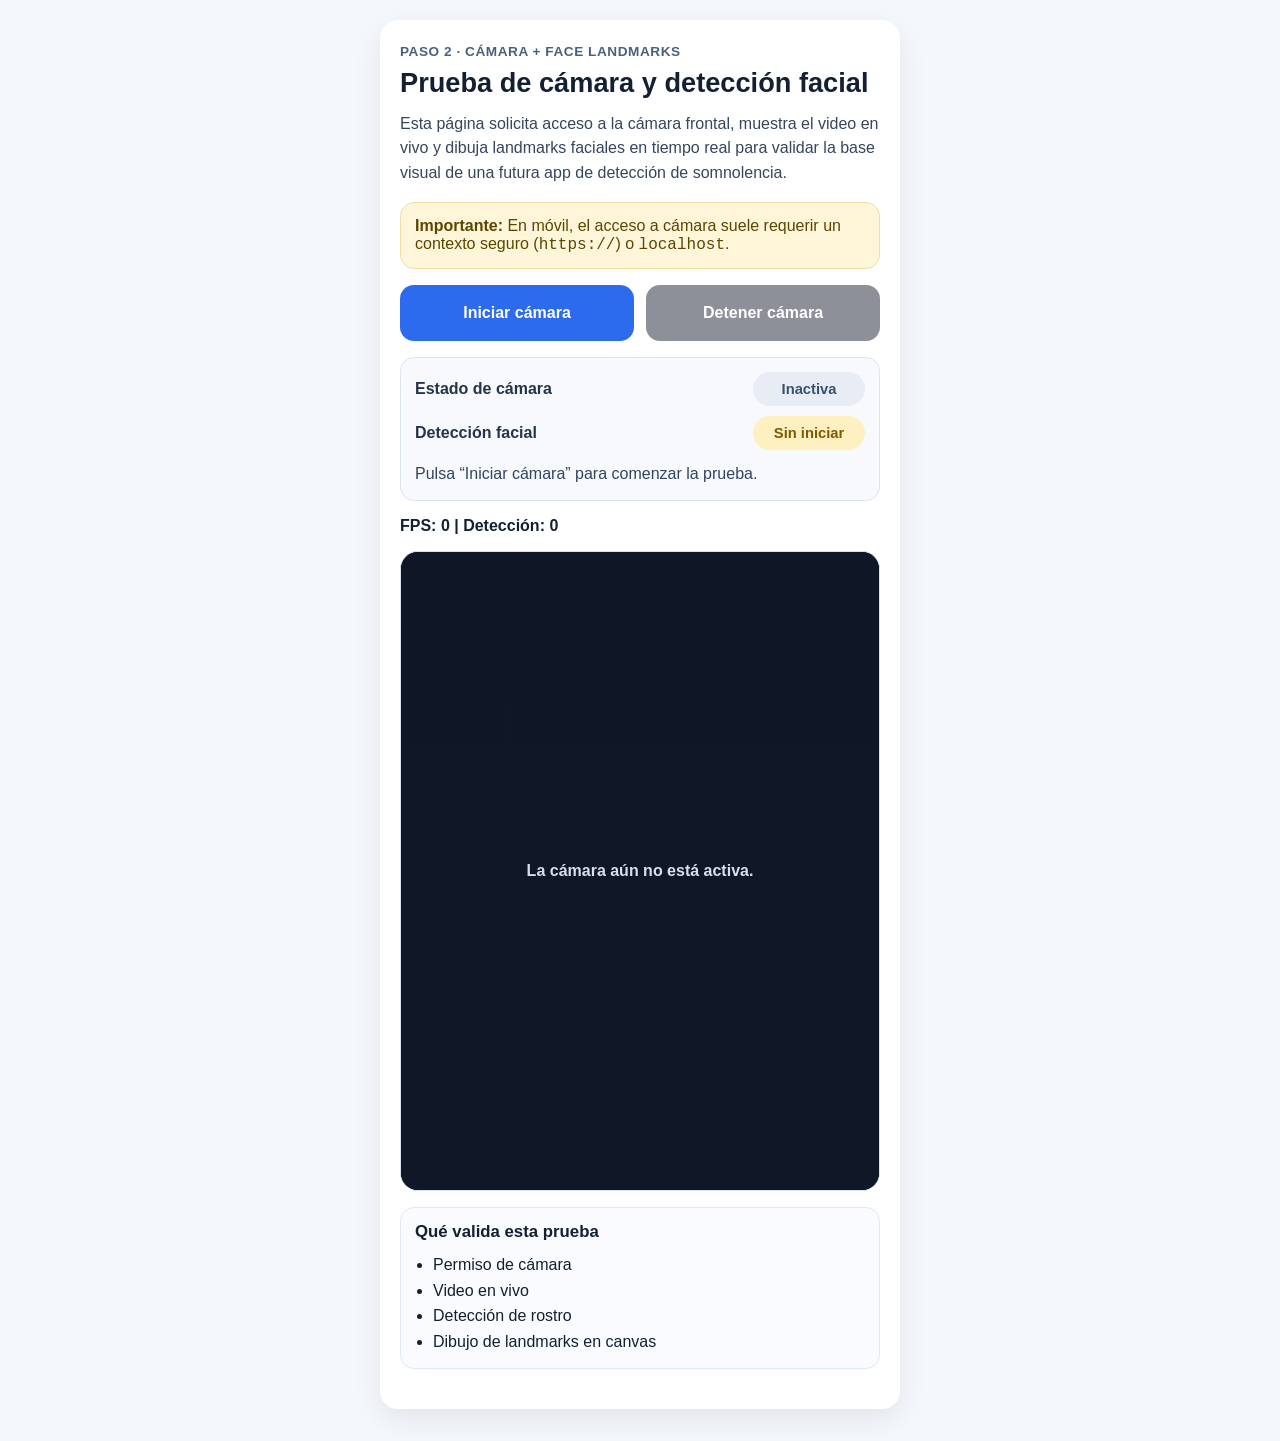
<file: index.html>
<!DOCTYPE html>
<html lang="es">
<head>
  <meta charset="UTF-8" />
  <meta
    name="viewport"
    content="width=device-width, initial-scale=1.0, viewport-fit=cover"
  />
  <title>Prueba de cámara y detección facial</title>
  <link rel="stylesheet" href="styles.css" />
</head>
<body>
  <main class="app">
    <section class="card">
      <p class="eyebrow">Paso 2 · Cámara + Face Landmarks</p>

      <h1>Prueba de cámara y detección facial</h1>

      <p class="subtitle">
        Esta página solicita acceso a la cámara frontal, muestra el video en vivo
        y dibuja landmarks faciales en tiempo real para validar la base visual de
        una futura app de detección de somnolencia.
      </p>

      <div class="notice">
        <strong>Importante:</strong>
        En móvil, el acceso a cámara suele requerir un contexto seguro
        (<code>https://</code>) o <code>localhost</code>.
      </div>

      <div class="controls">
        <button id="startBtn" class="btn btn-primary" type="button">
          Iniciar cámara
        </button>

        <button id="stopBtn" class="btn btn-dark" type="button" disabled>
          Detener cámara
        </button>
      </div>

      <section class="status-panel" aria-live="polite" aria-atomic="true">
        <div class="status-row">
          <span class="status-label">Estado de cámara</span>
          <span id="cameraStatus" class="status-chip status-idle">Inactiva</span>
        </div>

        <div class="status-row">
          <span class="status-label">Detección facial</span>
          <span id="faceStatus" class="status-chip status-waiting">Sin iniciar</span>
        </div>

        <p id="statusMessage" class="status-message">
          Pulsa “Iniciar cámara” para comenzar la prueba.
        </p>
      </section>
      <p id="fpsText" style="font-weight: bold; margin-top: 8px;">
  FPS: 0 | Detección: 0
</p>

      <section class="viewer-section">
        <div class="viewer" id="viewer">
          <video
            id="video"
            class="video"
            autoplay
            muted
            playsinline
          ></video>

          <canvas id="overlay" class="overlay"></canvas>

          <div id="emptyState" class="empty-state">
            La cámara aún no está activa.
          </div>
        </div>
      </section>

      <section class="help-box">
        <h2>Qué valida esta prueba</h2>
        <ul>
          <li>Permiso de cámara</li>
          <li>Video en vivo</li>
          <li>Detección de rostro</li>
          <li>Dibujo de landmarks en canvas</li>
        </ul>
      </section>
    </section>
  </main>

  <script type="module" src="app.js"></script>
</body>
</html>
</file>
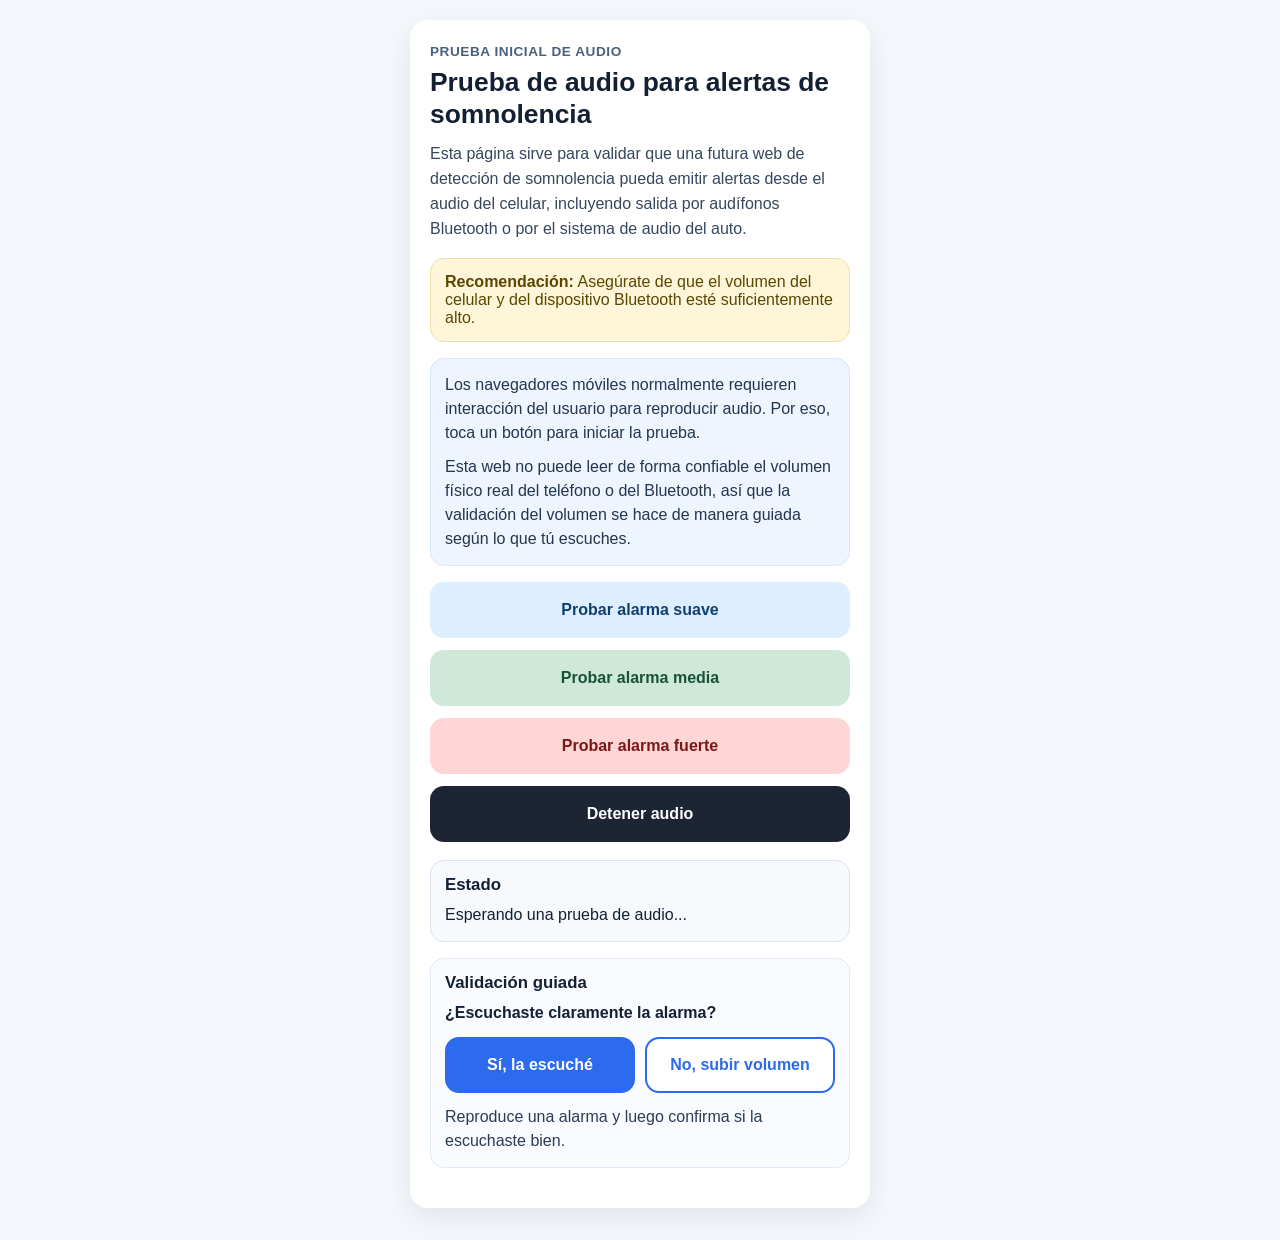
<file: Paso 1 - audios/index.html>
<!DOCTYPE html>
<html lang="es">
<head>
  <meta charset="UTF-8" />
  <meta
    name="viewport"
    content="width=device-width, initial-scale=1.0, viewport-fit=cover"
  />
  <title>Prueba de audio para alertas de somnolencia</title>
  <link rel="stylesheet" href="styles.css" />
</head>
<body>
  <main class="app">
    <section class="card">
      <p class="eyebrow">Prueba inicial de audio</p>

      <h1>Prueba de audio para alertas de somnolencia</h1>

      <p class="subtitle">
        Esta página sirve para validar que una futura web de detección de
        somnolencia pueda emitir alertas desde el audio del celular, incluyendo
        salida por audífonos Bluetooth o por el sistema de audio del auto.
      </p>

      <div class="notice" role="note">
        <strong>Recomendación:</strong>
        Asegúrate de que el volumen del celular y del dispositivo Bluetooth esté
        suficientemente alto.
      </div>

      <div class="info-block">
        <p>
          Los navegadores móviles normalmente requieren interacción del usuario
          para reproducir audio. Por eso, toca un botón para iniciar la prueba.
        </p>
        <p>
          Esta web no puede leer de forma confiable el volumen físico real del
          teléfono o del Bluetooth, así que la validación del volumen se hace de
          manera guiada según lo que tú escuches.
        </p>
      </div>

      <section class="controls" aria-label="Controles de prueba de audio">
        <button id="btn-soft" class="btn btn-soft" type="button">
          Probar alarma suave
        </button>

        <button id="btn-medium" class="btn btn-medium" type="button">
          Probar alarma media
        </button>

        <button id="btn-strong" class="btn btn-strong" type="button">
          Probar alarma fuerte
        </button>

        <button id="btn-stop" class="btn btn-stop" type="button">
          Detener audio
        </button>
      </section>

      <section class="status-box" aria-live="polite" aria-atomic="true">
        <h2>Estado</h2>
        <p id="status-text">Esperando una prueba de audio...</p>
      </section>

      <section class="validation-box" aria-labelledby="validation-title">
        <h2 id="validation-title">Validación guiada</h2>
        <p class="validation-question">¿Escuchaste claramente la alarma?</p>

        <div class="validation-actions">
          <button id="btn-heard" class="btn btn-secondary" type="button">
            Sí, la escuché
          </button>

          <button id="btn-volume" class="btn btn-secondary outline" type="button">
            No, subir volumen
          </button>
        </div>

        <p id="validation-text" class="validation-result">
          Reproduce una alarma y luego confirma si la escuchaste bien.
        </p>
      </section>
    </section>
  </main>

  <script src="app.js"></script>
</body>
</html>
</file>
<file: styles.css>
/* =========================
   Reset básico
========================= */
* {
  box-sizing: border-box;
}

html {
  font-size: 16px;
}

body {
  margin: 0;
  font-family: Arial, Helvetica, sans-serif;
  background: #f4f7fb;
  color: #132033;
}

/* =========================
   Layout principal
========================= */
.app {
  min-height: 100vh;
  padding: 20px 14px 32px;
  display: flex;
  justify-content: center;
  align-items: flex-start;
}

.card {
  width: 100%;
  max-width: 520px;
  background: #ffffff;
  border-radius: 18px;
  padding: 20px 16px 22px;
  box-shadow: 0 10px 30px rgba(12, 28, 56, 0.08);
}

/* =========================
   Tipografía
========================= */
.eyebrow {
  margin: 0 0 8px;
  font-size: 0.85rem;
  font-weight: 700;
  color: #49617d;
  text-transform: uppercase;
  letter-spacing: 0.04em;
}

h1 {
  margin: 0 0 12px;
  font-size: 1.7rem;
  line-height: 1.2;
}

.subtitle {
  margin: 0 0 16px;
  line-height: 1.55;
  color: #35465d;
}

.notice,
.status-panel,
.help-box {
  border-radius: 14px;
  padding: 14px;
  margin-bottom: 16px;
}

.notice {
  background: #fff5d9;
  color: #5b4600;
  border: 1px solid #f0dfa4;
}

.help-box {
  background: #f9fbff;
  border: 1px solid #dfe8f5;
}

.help-box h2 {
  margin: 0 0 10px;
  font-size: 1.05rem;
}

.help-box ul {
  margin: 0;
  padding-left: 18px;
  line-height: 1.6;
}

/* =========================
   Botones
========================= */
.controls {
  display: grid;
  gap: 12px;
  margin-bottom: 16px;
}

.btn {
  width: 100%;
  min-height: 56px;
  border: none;
  border-radius: 14px;
  font-size: 1rem;
  font-weight: 700;
  padding: 14px 16px;
  cursor: pointer;
  transition: transform 0.08s ease, opacity 0.2s ease;
  -webkit-tap-highlight-color: transparent;
}

.btn:active {
  transform: scale(0.98);
}

.btn:disabled {
  opacity: 0.5;
  cursor: not-allowed;
}

.btn-primary {
  background: #2c6bed;
  color: #ffffff;
}

.btn-dark {
  background: #1d2433;
  color: #ffffff;
}

/* =========================
   Panel de estado
========================= */
.status-panel {
  background: #f7f9fc;
  border: 1px solid #dce4ef;
}

.status-row {
  display: flex;
  align-items: center;
  justify-content: space-between;
  gap: 10px;
  margin-bottom: 10px;
}

.status-row:last-of-type {
  margin-bottom: 12px;
}

.status-label {
  font-weight: 700;
  color: #24344b;
}

.status-chip {
  display: inline-flex;
  align-items: center;
  justify-content: center;
  min-width: 112px;
  min-height: 34px;
  padding: 6px 10px;
  border-radius: 999px;
  font-size: 0.92rem;
  font-weight: 700;
}

.status-idle {
  background: #e8edf5;
  color: #38506d;
}

.status-waiting {
  background: #fff0c2;
  color: #7b5a00;
}

.status-success {
  background: #dff4e5;
  color: #1c6b39;
}

.status-danger {
  background: #ffe0e0;
  color: #8a1f1f;
}

.status-message {
  margin: 0;
  line-height: 1.5;
  color: #31445f;
}

/* =========================
   Video + canvas
========================= */
.viewer-section {
  margin-bottom: 16px;
}

.viewer {
  position: relative;
  width: 100%;
  aspect-ratio: 3 / 4;
  background: #0f1726;
  border-radius: 18px;
  overflow: hidden;
  border: 1px solid #d9e3f1;
}

.video,
.overlay {
  position: absolute;
  inset: 0;
  width: 100%;
  height: 100%;
}

/* Efecto espejo para selfie */
.video {
  object-fit: cover;
  /* transform: scaleX(-1); */
  background: #0f1726;
}

.overlay {
  pointer-events: none;
  /* transform: scaleX(-1); */
}

.empty-state {
  position: absolute;
  inset: 0;
  display: grid;
  place-items: center;
  text-align: center;
  padding: 24px;
  color: #d8e0ed;
  font-weight: 700;
  line-height: 1.5;
  background: linear-gradient(
    180deg,
    rgba(17, 24, 39, 0.15),
    rgba(17, 24, 39, 0.45)
  );
}

/* =========================
   Pantallas más grandes
========================= */
@media (min-width: 480px) {
  .card {
    padding: 24px 20px 24px;
  }

  .controls {
    grid-template-columns: 1fr 1fr;
  }
}
</file>
<file: Paso 1 - audios/styles.css>
/* =========================
   Reset básico
========================= */
* {
  box-sizing: border-box;
}

html {
  font-size: 16px;
}

body {
  margin: 0;
  font-family: Arial, Helvetica, sans-serif;
  background: #f4f7fb;
  color: #132033;
}

/* =========================
   Layout principal
========================= */
.app {
  min-height: 100vh;
  padding: 20px 14px 32px;
  display: flex;
  justify-content: center;
  align-items: flex-start;
}

.card {
  width: 100%;
  max-width: 460px;
  background: #ffffff;
  border-radius: 18px;
  padding: 20px 16px 22px;
  box-shadow: 0 10px 30px rgba(12, 28, 56, 0.08);
}

/* =========================
   Texto
========================= */
.eyebrow {
  margin: 0 0 8px;
  font-size: 0.85rem;
  font-weight: 700;
  color: #49617d;
  text-transform: uppercase;
  letter-spacing: 0.04em;
}

h1 {
  margin: 0 0 12px;
  font-size: 1.65rem;
  line-height: 1.2;
}

.subtitle {
  margin: 0 0 16px;
  line-height: 1.55;
  color: #35465d;
}

.notice,
.info-block,
.status-box,
.validation-box {
  border-radius: 14px;
  padding: 14px;
  margin-bottom: 16px;
}

.notice {
  background: #fff5d9;
  color: #5b4600;
  border: 1px solid #f0dfa4;
}

.info-block {
  background: #eef5ff;
  border: 1px solid #d7e6ff;
  color: #23354f;
}

.info-block p {
  margin: 0 0 10px;
  line-height: 1.5;
}

.info-block p:last-child {
  margin-bottom: 0;
}

/* =========================
   Botones
========================= */
.controls {
  display: grid;
  gap: 12px;
  margin-bottom: 18px;
}

.validation-actions {
  display: grid;
  grid-template-columns: 1fr;
  gap: 10px;
  margin-top: 12px;
}

.btn {
  width: 100%;
  min-height: 56px;
  border: none;
  border-radius: 14px;
  font-size: 1rem;
  font-weight: 700;
  padding: 14px 16px;
  cursor: pointer;
  transition: transform 0.08s ease, opacity 0.2s ease;
  -webkit-tap-highlight-color: transparent;
}

.btn:active {
  transform: scale(0.98);
}

.btn-soft {
  background: #dceeff;
  color: #12406e;
}

.btn-medium {
  background: #cfe8d8;
  color: #185337;
}

.btn-strong {
  background: #ffd6d6;
  color: #7a1717;
}

.btn-stop {
  background: #1d2433;
  color: #ffffff;
}

.btn-secondary {
  background: #2c6bed;
  color: #ffffff;
}

.btn-secondary.outline {
  background: #ffffff;
  color: #2c6bed;
  border: 2px solid #2c6bed;
}

/* =========================
   Bloques de estado
========================= */
.status-box {
  background: #f7f9fc;
  border: 1px solid #dce4ef;
}

.status-box h2,
.validation-box h2 {
  margin: 0 0 8px;
  font-size: 1.05rem;
}

.status-box p,
.validation-box p {
  margin: 0;
  line-height: 1.5;
}

.validation-box {
  background: #f9fbff;
  border: 1px solid #dfe8f5;
}

.validation-question {
  font-weight: 700;
  margin-bottom: 10px;
}

.validation-result {
  margin-top: 12px !important;
  color: #2a3b53;
}

/* =========================
   Pantallas un poco más grandes
========================= */
@media (min-width: 480px) {
  .card {
    padding: 24px 20px 24px;
  }

  .validation-actions {
    grid-template-columns: 1fr 1fr;
  }
}
</file>
